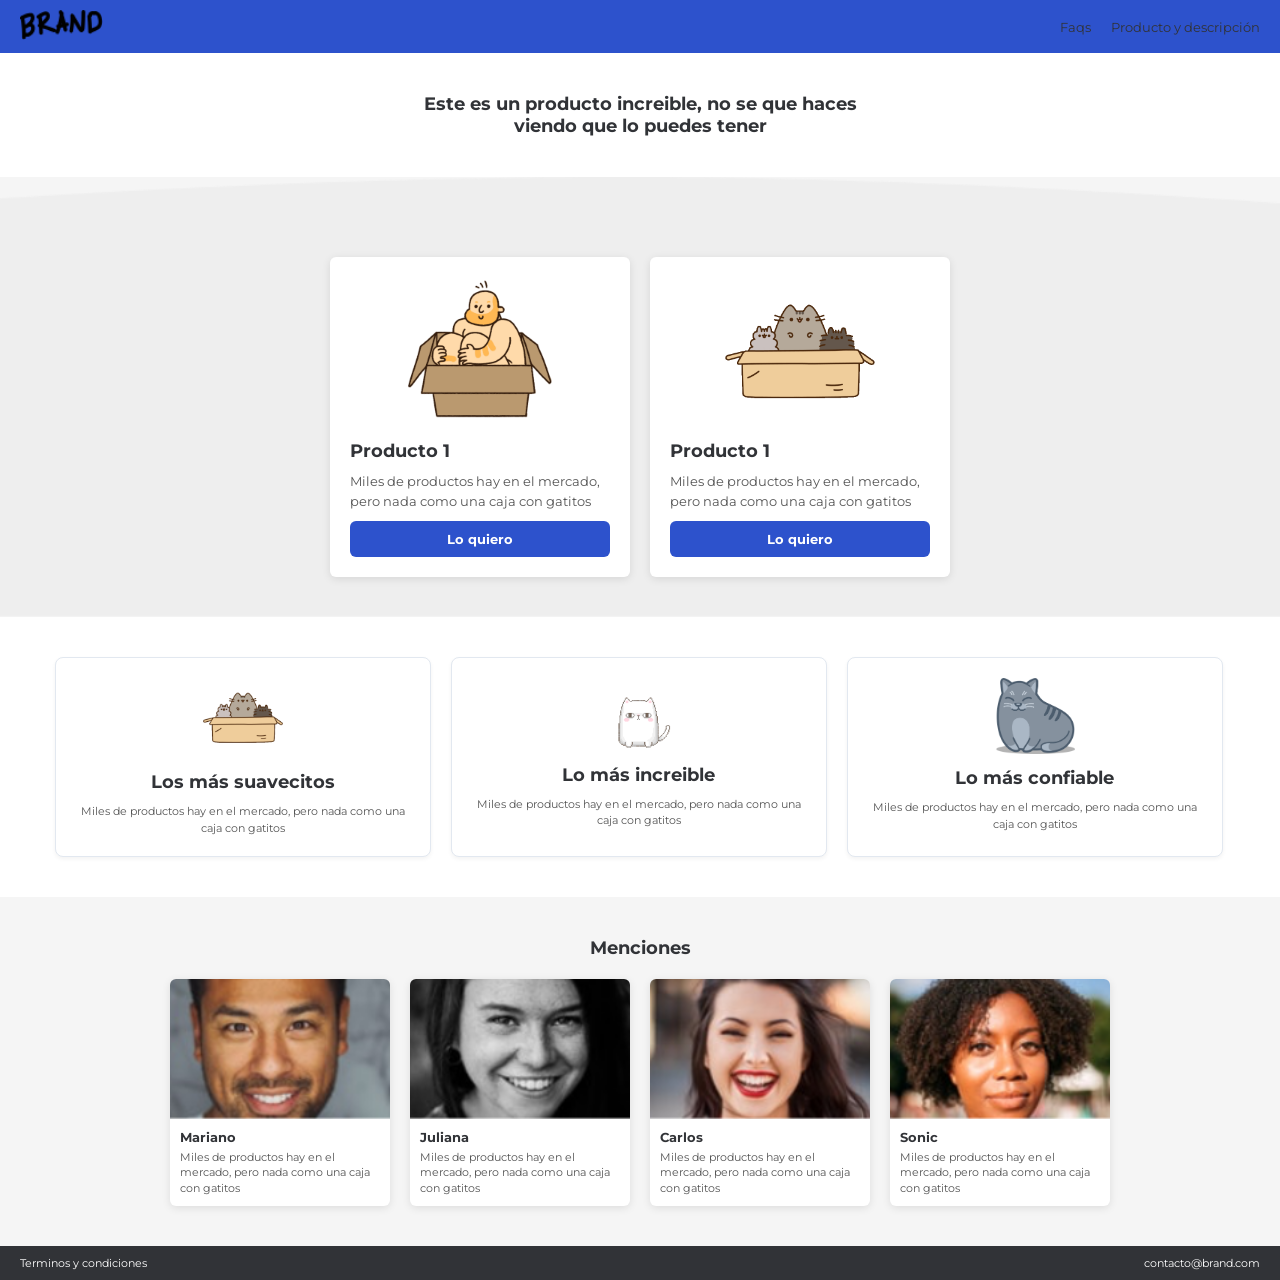
<file: reto4_marcos_olguin_prog2/index.html>
<!DOCTYPE html>
<!-- Le indico al navegador que es HTML5 y que el idioma es español -->
<html lang="es">
<head>
  <meta charset="UTF-8"> <!-- uso UTF-8 para que no se rompan los caracteres especiales -->
  <meta name="viewport" content="width=device-width, initial-scale=1.0"> <!-- para que se vea bien en celulares -->


  <!-- importo Montserrat desde Google Fonts con los pesos que voy a usar -->
  <link href="https://fonts.googleapis.com/css2?family=Montserrat:wght@400;700&display=swap" rel="stylesheet">

  <!-- conecto mi archivo de estilos -->
  <link rel="stylesheet" href="css/estilos.css">

  <title>Brand</title>
</head>
<body>

  <!-- uso header porque acá va la navegación, semánticamente es lo correcto -->
  <header>
    <nav class="navbar">

      <!-- el logo va a la izquierda, justify-content: space-between se encarga del resto -->
      <div class="brand_image">
        <img src="img/logo.png" alt="Brand Logo">
      </div>

      <!-- los links de navegación van en una lista, como corresponde -->
      <ul class="nav_options">
        <li><a href="#">Faqs</a></li>
        <li><a href="#">Producto y descripción</a></li>
      </ul>

    </nav>
  </header>

  <!-- todo el contenido central va dentro de main -->
  <main>

    <!-- sección del título principal de la página -->
    <section class="main_section">
      <h1>Este es un producto increible, no se que haces viendo que lo puedes tener</h1>
    </section>

    <!-- sección con las dos tarjetas de producto, usan box1 y box2 -->
    <section class="products">

      <!-- primera tarjeta -->
      <div class="product">
        <div class="content">
          <div class="img_content">
            <img src="img/box1.png" alt="Producto 1">
          </div>
          <h2>Producto 1</h2>
          <p>Miles de productos hay en el mercado, pero nada como una caja con gatitos</p>
          <button class="main_button">Lo quiero</button>
        </div>
      </div>

      <!-- segunda tarjeta, mismo layout que la primera -->
      <div class="product">
        <div class="content">
          <div class="img_content">
            <img src="img/box2.png" alt="Producto 2">
          </div>
          <h2>Producto 1</h2>
          <p>Miles de productos hay en el mercado, pero nada como una caja con gatitos</p>
          <button class="main_button">Lo quiero</button>
        </div>
      </div>

    </section>

    <!-- sección de beneficios: ahora usa la grilla container > row > columnas (Mobile-First) -->
    <section class="benefits">
      <div class="container">
        <div class="row">

          <!-- Tarjeta 1 -->
          <div class="col-12 col-md-4 card">
            <div class="img_content">
              <img src="img/ben1.png" alt="Los más suavecitos">
            </div>
            <h3>Los más suavecitos</h3>
            <p>Miles de productos hay en el mercado, pero nada como una caja con gatitos</p>
          </div>

          <!-- Tarjeta 2 -->
          <div class="col-12 col-md-4 card">
            <div class="img_content">
              <img src="img/ben2.png" alt="Lo más increible">
            </div>
            <h3>Lo más increible</h3>
            <p>Miles de productos hay en el mercado, pero nada como una caja con gatitos</p>
          </div>

          <!-- Tarjeta 3 -->
          <div class="col-12 col-md-4 card">
            <div class="img_content">
              <img src="img/ben3.png" alt="Lo más confiable">
            </div>
            <h3>Lo más confiable</h3>
            <p>Miles de productos hay en el mercado, pero nada como una caja con gatitos</p>
          </div>

        </div>
      </div>
    </section>

    <!-- sección de menciones con foto y texto de cada persona -->
    <section class="mentions">
      <h2 class="mentions_title">Menciones</h2>

      <!-- el grid lo armo con flexbox y flex-wrap para que sea responsive -->
      <div class="mentions_grid">

        <div class="mention_card">
          <img src="img/p1.png" alt="Mario">
          <div class="mention_info">
            <h4>Mariano</h4>
            <p>Miles de productos hay en el mercado, pero nada como una caja con gatitos</p>
          </div>
        </div>

        <div class="mention_card">
          <img src="img/p2.png" alt="Julia">
          <div class="mention_info">
            <h4>Juliana</h4>
            <p>Miles de productos hay en el mercado, pero nada como una caja con gatitos</p>
          </div>
        </div>

        <div class="mention_card">
          <img src="img/p3.png" alt="Carla">
          <div class="mention_info">
            <h4>Carlos</h4>
            <p>Miles de productos hay en el mercado, pero nada como una caja con gatitos</p>
          </div>
        </div>

        <div class="mention_card">
          <img src="img/p4.png" alt="Sonia">
          <div class="mention_info">
            <h4>Sonic</h4>
            <p>Miles de productos hay en el mercado, pero nada como una caja con gatitos</p>
          </div>
        </div>

      </div>
    </section>

  </main>

  <!-- footer con dos textos, uno a cada lado gracias a space-between -->
  <footer>
    <span class="footer_left">Terminos y condiciones</span>
    <span class="footer_right">contacto@brand.com</span>
  </footer>

</body>
</html>
</file>
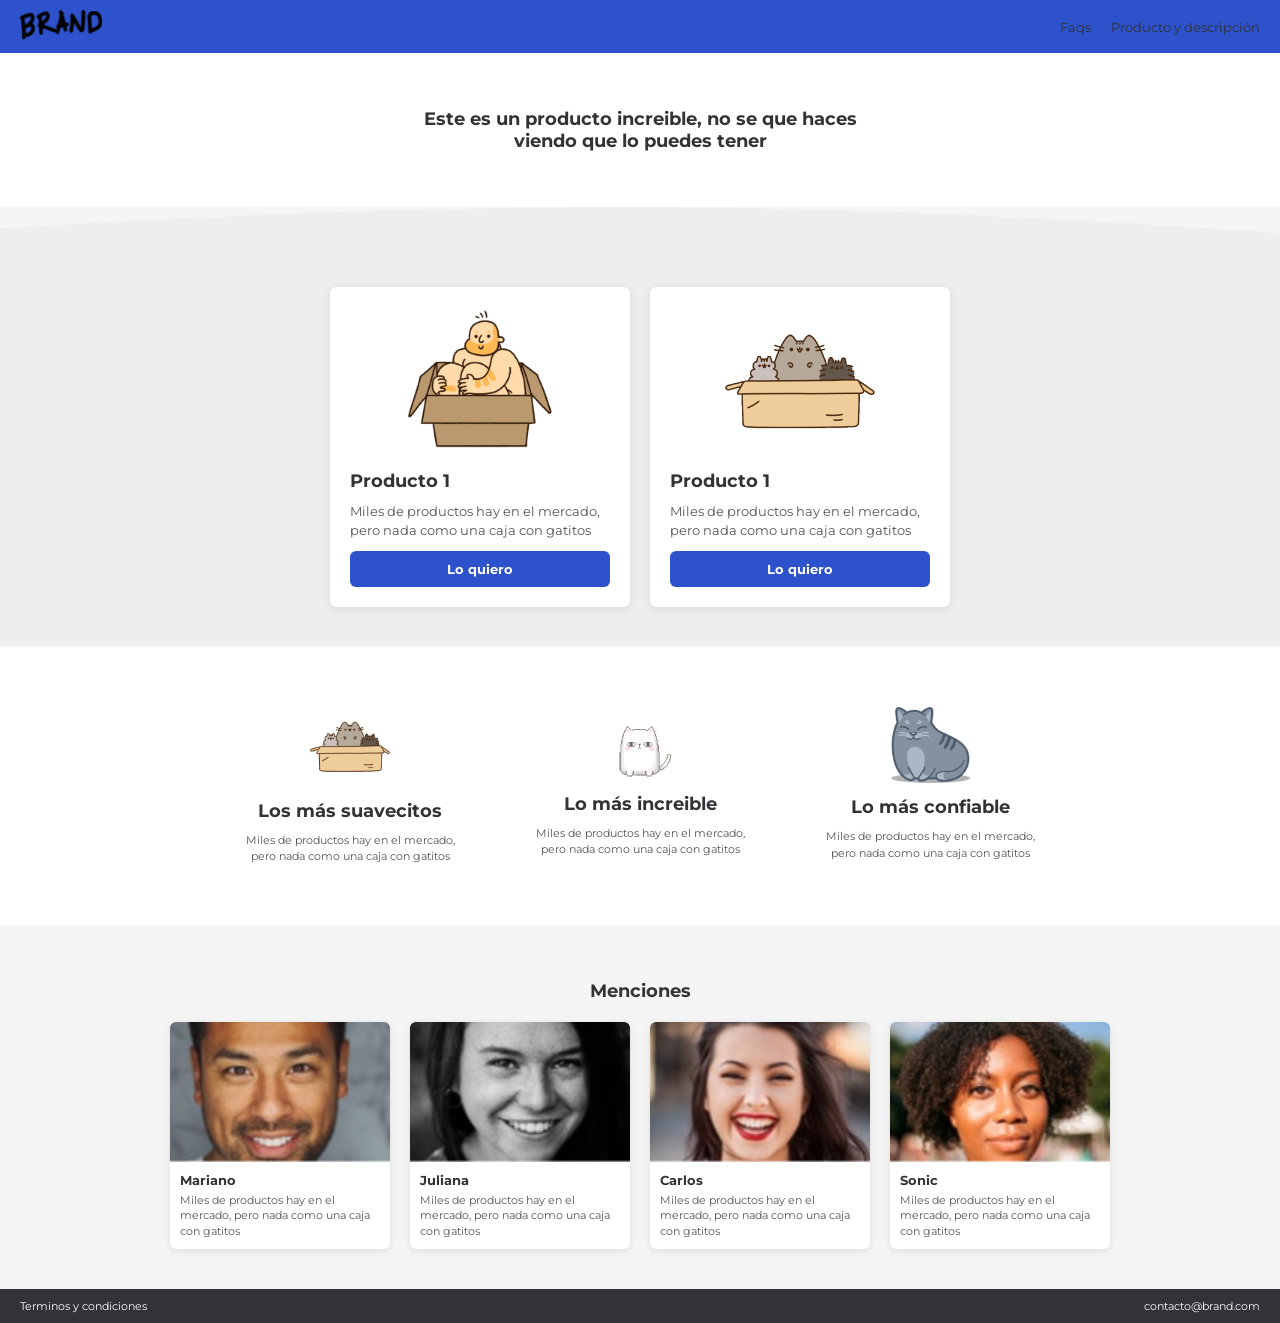
<file: reto3_Marcos_Olguin/reto3/index.html>
<!DOCTYPE html>
<!-- Le indico al navegador que es HTML5 y que el idioma es español -->
<html lang="es">
<head>
  <meta charset="UTF-8"> <!-- uso UTF-8 para que no se rompan los caracteres especiales -->
  <meta name="viewport" content="width=device-width, initial-scale=1.0"> <!-- para que se vea bien en celulares -->


  <!-- importo Montserrat desde Google Fonts con los pesos que voy a usar -->
  <link href="https://fonts.googleapis.com/css2?family=Montserrat:wght@400;700&display=swap" rel="stylesheet">

  <!-- conecto mi archivo de estilos -->
  <link rel="stylesheet" href="css/estilos.css">

  <title>Brand</title>
</head>
<body>

  <!-- uso header porque acá va la navegación, semánticamente es lo correcto -->
  <header>
    <nav class="navbar">

      <!-- el logo va a la izquierda, justify-content: space-between se encarga del resto -->
      <div class="brand_image">
        <img src="img/logo.png" alt="Brand Logo">
      </div>

      <!-- los links de navegación van en una lista, como corresponde -->
      <ul class="nav_options">
        <li><a href="#">Faqs</a></li>
        <li><a href="#">Producto y descripción</a></li>
      </ul>

    </nav>
  </header>

  <!-- todo el contenido central va dentro de main -->
  <main>

    <!-- sección del título principal de la página -->
    <section class="main_section">
      <h1>Este es un producto increible, no se que haces viendo que lo puedes tener</h1>
    </section>

    <!-- sección con las dos tarjetas de producto, usan box1 y box2 -->
    <section class="products">

      <!-- primera tarjeta -->
      <div class="product">
        <div class="content">
          <div class="img_content">
            <img src="img/box1.png" alt="Producto 1">
          </div>
          <h2>Producto 1</h2>
          <p>Miles de productos hay en el mercado, pero nada como una caja con gatitos</p>
          <button class="main_button">Lo quiero</button>
        </div>
      </div>

      <!-- segunda tarjeta, mismo layout que la primera -->
      <div class="product">
        <div class="content">
          <div class="img_content">
            <img src="img/box2.png" alt="Producto 2">
          </div>
          <h2>Producto 1</h2>
          <p>Miles de productos hay en el mercado, pero nada como una caja con gatitos</p>
          <button class="main_button">Lo quiero</button>
        </div>
      </div>

    </section>

    <!-- sección de beneficios con 3 tarjetas, uso ben1, ben2 y ben3 -->
    <section class="benefits">

      <div class="benefit_card">
        <div class="img_content">
          <img src="img/ben1.png" alt="Los más suavecitos">
        </div>
        <h3>Los más suavecitos</h3>
        <p>Miles de productos hay en el mercado, pero nada como una caja con gatitos</p>
      </div>

      <div class="benefit_card">
        <div class="img_content">
          <img src="img/ben2.png" alt="Lo más increible">
        </div>
        <h3>Lo más increible</h3>
        <p>Miles de productos hay en el mercado, pero nada como una caja con gatitos</p>
      </div>

      <div class="benefit_card">
        <div class="img_content">
          <img src="img/ben3.png" alt="Lo más confiable">
        </div>
        <h3>Lo más confiable</h3>
        <p>Miles de productos hay en el mercado, pero nada como una caja con gatitos</p>
      </div>

    </section>

    <!-- sección de menciones con foto y texto de cada persona -->
    <section class="mentions">
      <h2 class="mentions_title">Menciones</h2>

      <!-- el grid lo armo con flexbox y flex-wrap para que sea responsive -->
      <div class="mentions_grid">

        <div class="mention_card">
          <img src="img/p1.png" alt="Mario">
          <div class="mention_info">
            <h4>Mariano</h4>
            <p>Miles de productos hay en el mercado, pero nada como una caja con gatitos</p>
          </div>
        </div>

        <div class="mention_card">
          <img src="img/p2.png" alt="Julia">
          <div class="mention_info">
            <h4>Juliana</h4>
            <p>Miles de productos hay en el mercado, pero nada como una caja con gatitos</p>
          </div>
        </div>

        <div class="mention_card">
          <img src="img/p3.png" alt="Carla">
          <div class="mention_info">
            <h4>Carlos</h4>
            <p>Miles de productos hay en el mercado, pero nada como una caja con gatitos</p>
          </div>
        </div>

        <div class="mention_card">
          <img src="img/p4.png" alt="Sonia">
          <div class="mention_info">
            <h4>Sonic</h4>
            <p>Miles de productos hay en el mercado, pero nada como una caja con gatitos</p>
          </div>
        </div>

      </div>
    </section>

  </main>

  <!-- footer con dos textos, uno a cada lado gracias a space-between -->
  <footer>
    <span class="footer_left">Terminos y condiciones</span>
    <span class="footer_right">contacto@brand.com</span>
  </footer>

</body>
</html>
</file>
<file: reto4_marcos_olguin_prog2/css/estilos.css>
/* traigo Montserrat desde Google Fonts, pido los pesos 400 y 700 */
@import url('https://fonts.googleapis.com/css2?family=Montserrat:wght@400;700&display=swap');

/* reseteo universal: el padding y el border no suman al ancho, y saco márgenes y paddings por defecto */
* {
  box-sizing: border-box;
  margin: 0;
  padding: 0;
}

/* aca guardo todas mis variables globales para no repetir valores en todo el archivo */
:root {
  --color-primario: #2d52cc;    /* verde principal del diseño */
  --color-secundario: #313337;  /* gris oscuro para textos y fondo del footer */
  --color-fondo: #f5f5f5;       /* fondo general de la página */
  --color-blanco: #ffffff;      /* blanco para fondos de tarjetas */
  --color-texto: #555555;       /* gris suave para los párrafos */
  --color-footer: #313337;      /* mismo que secundario, lo separo por claridad */

  --fuente-principal: 'Montserrat', sans-serif; /* mi fuente importada de Google */

  --font-size-base: 13px;   /* tamaño base para el body */
  --font-size-titulo: 18px; /* tamaño para h2 y h3 */

  --space-sm: 10px;  /* espaciado chico */
  --space-md: 20px;  /* espaciado mediano */
  --space-lg: 40px;  /* espaciado grande */

  --border-radius: 6px;                    /* redondeo de tarjetas */
  --box-shadow: 0px 2px 8px rgba(0, 0, 0, 0.1); /* sombra suave para las cards */
}

/* saco los márgenes y paddings que el navegador pone por defecto */
html, body {
  margin: 0;
  padding: 0;
  font-size: var(--font-size-base);
  font-family: var(--fuente-principal);
  background-color: var(--color-fondo);
  color: var(--color-secundario);
}

/* limpio los estilos por defecto de las listas */
ul {
  list-style: none;
  margin: 0;
  padding: 0;
}

/* las imágenes no se salen de su contenedor */
img {
  max-width: 100%;
}

/* el header tiene el fondo verde */
header {
  background-color: var(--color-primario);
}

/* la navbar es un flex con logo a la izq y links a la der */
.navbar {
  display: flex;
  justify-content: space-between;
  align-items: center;
  padding: var(--space-sm) var(--space-md);
}

/* le doy una altura fija al logo para que no quede enorme */
.brand_image img {
  height: 30px;
}

/* los links del nav también los pongo en fila con gap entre ellos */
.nav_options {
  display: flex;
  gap: var(--space-md);
}

/* estilo base del link: gris oscuro y sin subrayado */
.nav_options li a {
  color: var(--color-secundario);
  text-decoration: none;
  font-size: var(--font-size-base);
}

/* al hacer hover el link se pone blanco */
.nav_options li a:hover {
  color: var(--color-blanco);
}

/* la sección hero centra el título con flexbox */
.main_section {
  display: flex;
  justify-content: center;
  align-items: center;
  padding: var(--space-lg) 15%;
  text-align: center;
  background-color: var(--color-blanco);
}

/* limito el ancho del h1 para que no se estire demasiado */
.main_section h1 {
  font-size: var(--font-size-titulo);
  font-weight: 700;
  color: var(--color-secundario);
  max-width: 500px;
}

/* la sección de productos usa curve.png de fondo y acomoda las cards en fila */
.products {
  background-image: url("../img/curve.png");
  background-size: cover;
  background-position: center top;
  background-repeat: no-repeat; /* no quiero que la imagen se repita */
  display: flex;
  justify-content: center;
  flex-wrap: wrap; /* si no entran, bajan a la siguiente línea */
  gap: var(--space-md);
  padding: var(--space-lg) 15%;
  padding-top: 80px; /* dejo aire arriba para que se vea la imagen de fondo */
}

/* cada tarjeta de producto crece pero tiene un máximo de ancho */
.product {
  flex: 1 1 220px;
  max-width: 300px;
}

/* el contenido de la tarjeta apila sus hijos en columna */
.product .content {
  background-color: var(--color-blanco);
  padding: var(--space-md);
  border-radius: var(--border-radius);
  box-shadow: var(--box-shadow);
  display: flex;
  flex-direction: column;
  gap: var(--space-sm);
}

.product .content h2 {
  font-size: var(--font-size-titulo);
  font-weight: 700;
  margin: 0;
}

.product .content p {
  color: var(--color-texto);
  margin: 0;
  line-height: 1.5;
}

/* centro las imágenes dentro de su contenedor */
.img_content {
  text-align: center;
}

.img_content img {
  max-width: 100%;
  height: auto;
}

/* el botón ocupa todo el ancho de la tarjeta y usa el color primario */
.main_button {
  background-color: var(--color-primario);
  width: 100%;
  padding: var(--space-sm);
  font-size: var(--font-size-base);
  font-family: var(--fuente-principal);
  color: var(--color-blanco);
  border: 0;
  cursor: pointer;
  border-radius: var(--border-radius);
  font-weight: 700;
  /* la transición se declara en el estado base (sin usar all) */
  transition: background-color 0.3s ease, transform 0.3s ease;
}

/* al hacer hover cambia el color suavemente y se hunde levemente */
.main_button:hover {
  background-color: #229e9e;
  transform: translateY(1px);
}

/* la sección de beneficios mantiene el fondo blanco a todo el ancho */
.benefits {
  padding: var(--space-lg) 0;
  background-color: var(--color-blanco);
}

/* sistema de grillas: contenedor centrado con ancho máximo */
.container {
  width: 100%;
  max-width: 1200px;
  margin: 0 auto;
  padding: 0 15px;
}

/* la fila activa flexbox en horizontal y deja bajar las columnas */
.row {
  display: flex;
  flex-wrap: wrap;
  gap: 20px; /* separación limpia entre tarjetas */
}

/* vista base: celulares (ocupan todo el ancho) */
.col-12 {
  width: 100%;
}

/* vista desktop: pantallas grandes (3 columnas) */
@media (min-width: 768px) {
  .col-md-4 {
    width: calc(33.333% - 14px); /* resto el espacio proporcional del gap */
  }
}

/* tarjeta de beneficio: mantiene el contenido centrado en columna */
.card {
  display: flex;
  flex-direction: column;
  align-items: center;
  gap: var(--space-sm);
  text-align: center;
  background-color: #ffffff;
  border: 1px solid #e2e8f0;
  border-radius: 8px;
  padding: 20px;
  box-shadow: 0 2px 4px rgba(0,0,0,0.05);
  /* la transición se declara en el estado base */
  transition: transform 0.3s ease, box-shadow 0.3s ease;
}

/* al pasar el mouse se eleva 5px y la sombra se hace más profunda */
.card:hover {
  transform: translateY(-5px);
  box-shadow: 0 10px 15px rgba(0,0,0,0.1);
}

/* le doy un tamaño fijo al ícono de cada beneficio */
.card .img_content img {
  width: 80px;
  height: auto;
}

.card h3 {
  font-size: var(--font-size-titulo);
  font-weight: 700;
  margin: 0;
}

.card p {
  color: var(--color-texto);
  font-size: 11px;
  line-height: 1.5;
  margin: 0;
}

/* la sección menciones tiene fondo gris para diferenciarse */
.mentions {
  padding: var(--space-lg) 5%;
  background-color: var(--color-fondo);
}

/* el título "Menciones" va centrado */
.mentions_title {
  text-align: center;
  font-size: var(--font-size-titulo);
  font-weight: 700;
  margin-bottom: var(--space-md);
}

/* el grid de menciones también usa flex-wrap para ser responsive */
.mentions_grid {
  display: flex;
  flex-wrap: wrap;
  gap: var(--space-md);
  justify-content: center;
}

/* cada tarjeta de mención tiene overflow hidden para que la foto no se salga del borde redondeado */
.mention_card {
  flex: 1 1 180px;
  max-width: 220px;
  background-color: var(--color-blanco);
  border-radius: var(--border-radius);
  box-shadow: var(--box-shadow);
  overflow: hidden;
}

/* la foto ocupa todo el ancho y tiene altura fija, object-fit la recorta bien */
.mention_card img {
  width: 100%;
  height: 140px;
  object-fit: cover;
  display: block; /* evito el espacio extra que deja inline */
}

.mention_info {
  padding: var(--space-sm);
}

.mention_info h4 {
  font-size: var(--font-size-base);
  font-weight: 700;
  margin: 0 0 5px 0;
}

.mention_info p {
  font-size: 11px;
  color: var(--color-texto);
  line-height: 1.4;
  margin: 0;
}

/* el footer usa space-between para poner un texto a cada lado */
footer {
  display: flex;
  justify-content: space-between;
  align-items: center;
  background-color: var(--color-footer);
  color: var(--color-blanco);
  padding: var(--space-sm) var(--space-md);
  font-size: 11px;
}
</file>
<file: reto3_Marcos_Olguin/reto3/css/estilos.css>
/* traigo Montserrat desde Google Fonts, pido los pesos 400 y 700 */
@import url('https://fonts.googleapis.com/css2?family=Montserrat:wght@400;700&display=swap');

/* aca guardo todas mis variables globales para no repetir valores en todo el archivo */
:root {
  --color-primario: #2d52cc;    /* verde principal del diseño */
  --color-secundario: #313337;  /* gris oscuro para textos y fondo del footer */
  --color-fondo: #f5f5f5;       /* fondo general de la página */
  --color-blanco: #ffffff;      /* blanco para fondos de tarjetas */
  --color-texto: #555555;       /* gris suave para los párrafos */
  --color-footer: #313337;      /* mismo que secundario, lo separo por claridad */

  --fuente-principal: 'Montserrat', sans-serif; /* mi fuente importada de Google */

  --font-size-base: 13px;   /* tamaño base para el body */
  --font-size-titulo: 18px; /* tamaño para h2 y h3 */

  --space-sm: 10px;  /* espaciado chico */
  --space-md: 20px;  /* espaciado mediano */
  --space-lg: 40px;  /* espaciado grande */

  --border-radius: 6px;                    /* redondeo de tarjetas */
  --box-shadow: 0px 2px 8px rgba(0, 0, 0, 0.1); /* sombra suave para las cards */
}

/* saco los márgenes y paddings que el navegador pone por defecto */
html, body {
  margin: 0;
  padding: 0;
  font-size: var(--font-size-base);
  font-family: var(--fuente-principal);
  background-color: var(--color-fondo);
  color: var(--color-secundario);
}

/* hago que el padding y border no sumen al ancho total del elemento */
*, *::before, *::after {
  box-sizing: border-box;
}

/* limpio los estilos por defecto de las listas */
ul {
  list-style: none;
  margin: 0;
  padding: 0;
}

/* las imágenes no se salen de su contenedor */
img {
  max-width: 100%;
}

/* el header tiene el fondo verde */
header {
  background-color: var(--color-primario);
}

/* la navbar es un flex con logo a la izq y links a la der */
.navbar {
  display: flex;
  justify-content: space-between;
  align-items: center;
  padding: var(--space-sm) var(--space-md);
}

/* le doy una altura fija al logo para que no quede enorme */
.brand_image img {
  height: 30px;
}

/* los links del nav también los pongo en fila con gap entre ellos */
.nav_options {
  display: flex;
  gap: var(--space-md);
}

/* estilo base del link: gris oscuro y sin subrayado */
.nav_options li a {
  color: var(--color-secundario);
  text-decoration: none;
  font-size: var(--font-size-base);
}

/* al hacer hover el link se pone blanco */
.nav_options li a:hover {
  color: var(--color-blanco);
}

/* la sección hero centra el título con flexbox */
.main_section {
  display: flex;
  justify-content: center;
  align-items: center;
  padding: var(--space-lg) 15%;
  text-align: center;
  background-color: var(--color-blanco);
}

/* limito el ancho del h1 para que no se estire demasiado */
.main_section h1 {
  font-size: var(--font-size-titulo);
  font-weight: 700;
  color: var(--color-secundario);
  max-width: 500px;
}

/* la sección de productos usa curve.png de fondo y acomoda las cards en fila */
.products {
  background-image: url("../img/curve.png");
  background-size: cover;
  background-position: center top;
  background-repeat: no-repeat; /* no quiero que la imagen se repita */
  display: flex;
  justify-content: center;
  flex-wrap: wrap; /* si no entran, bajan a la siguiente línea */
  gap: var(--space-md);
  padding: var(--space-lg) 15%;
  padding-top: 80px; /* dejo aire arriba para que se vea la imagen de fondo */
}

/* cada tarjeta de producto crece pero tiene un máximo de ancho */
.product {
  flex: 1 1 220px;
  max-width: 300px;
}

/* el contenido de la tarjeta apila sus hijos en columna */
.product .content {
  background-color: var(--color-blanco);
  padding: var(--space-md);
  border-radius: var(--border-radius);
  box-shadow: var(--box-shadow);
  display: flex;
  flex-direction: column;
  gap: var(--space-sm);
}

.product .content h2 {
  font-size: var(--font-size-titulo);
  font-weight: 700;
  margin: 0;
}

.product .content p {
  color: var(--color-texto);
  margin: 0;
  line-height: 1.5;
}

/* centro las imágenes dentro de su contenedor */
.img_content {
  text-align: center;
}

.img_content img {
  max-width: 100%;
  height: auto;
}

/* el botón ocupa todo el ancho de la tarjeta y usa el color primario */
.main_button {
  background-color: var(--color-primario);
  width: 100%;
  padding: var(--space-sm);
  font-size: var(--font-size-base);
  font-family: var(--fuente-principal);
  color: var(--color-blanco);
  border: 0;
  cursor: pointer;
  border-radius: var(--border-radius);
  font-weight: 700;
}

/* al hacer hover lo oscurezco un poco */
.main_button:hover {
  background-color: #229e9e;
}

/* las 3 tarjetas de beneficios van en fila y bajan solas si no entran */
.benefits {
  display: flex;
  justify-content: center;
  flex-wrap: wrap;
  gap: var(--space-lg);
  padding: var(--space-lg) 10%;
  background-color: var(--color-blanco);
}

/* cada benefit_card centra su contenido en columna */
.benefit_card {
  flex: 1 1 200px;
  max-width: 250px;
  display: flex;
  flex-direction: column;
  align-items: center;
  gap: var(--space-sm);
  text-align: center;
  padding: var(--space-md);
  border-radius: var(--border-radius);
}

/* le doy un tamaño fijo al ícono de cada beneficio */
.benefit_card .img_content img {
  width: 80px;
  height: auto;
}

.benefit_card h3 {
  font-size: var(--font-size-titulo);
  font-weight: 700;
  margin: 0;
}

.benefit_card p {
  color: var(--color-texto);
  font-size: 11px;
  line-height: 1.5;
  margin: 0;
}

/* la sección menciones tiene fondo gris para diferenciarse */
.mentions {
  padding: var(--space-lg) 5%;
  background-color: var(--color-fondo);
}

/* el título "Menciones" va centrado */
.mentions_title {
  text-align: center;
  font-size: var(--font-size-titulo);
  font-weight: 700;
  margin-bottom: var(--space-md);
}

/* el grid de menciones también usa flex-wrap para ser responsive */
.mentions_grid {
  display: flex;
  flex-wrap: wrap;
  gap: var(--space-md);
  justify-content: center;
}

/* cada tarjeta de mención tiene overflow hidden para que la foto no se salga del borde redondeado */
.mention_card {
  flex: 1 1 180px;
  max-width: 220px;
  background-color: var(--color-blanco);
  border-radius: var(--border-radius);
  box-shadow: var(--box-shadow);
  overflow: hidden;
}

/* la foto ocupa todo el ancho y tiene altura fija, object-fit la recorta bien */
.mention_card img {
  width: 100%;
  height: 140px;
  object-fit: cover;
  display: block; /* evito el espacio extra que deja inline */
}

.mention_info {
  padding: var(--space-sm);
}

.mention_info h4 {
  font-size: var(--font-size-base);
  font-weight: 700;
  margin: 0 0 5px 0;
}

.mention_info p {
  font-size: 11px;
  color: var(--color-texto);
  line-height: 1.4;
  margin: 0;
}

/* el footer usa space-between para poner un texto a cada lado */
footer {
  display: flex;
  justify-content: space-between;
  align-items: center;
  background-color: var(--color-footer);
  color: var(--color-blanco);
  padding: var(--space-sm) var(--space-md);
  font-size: 11px;
}
</file>
